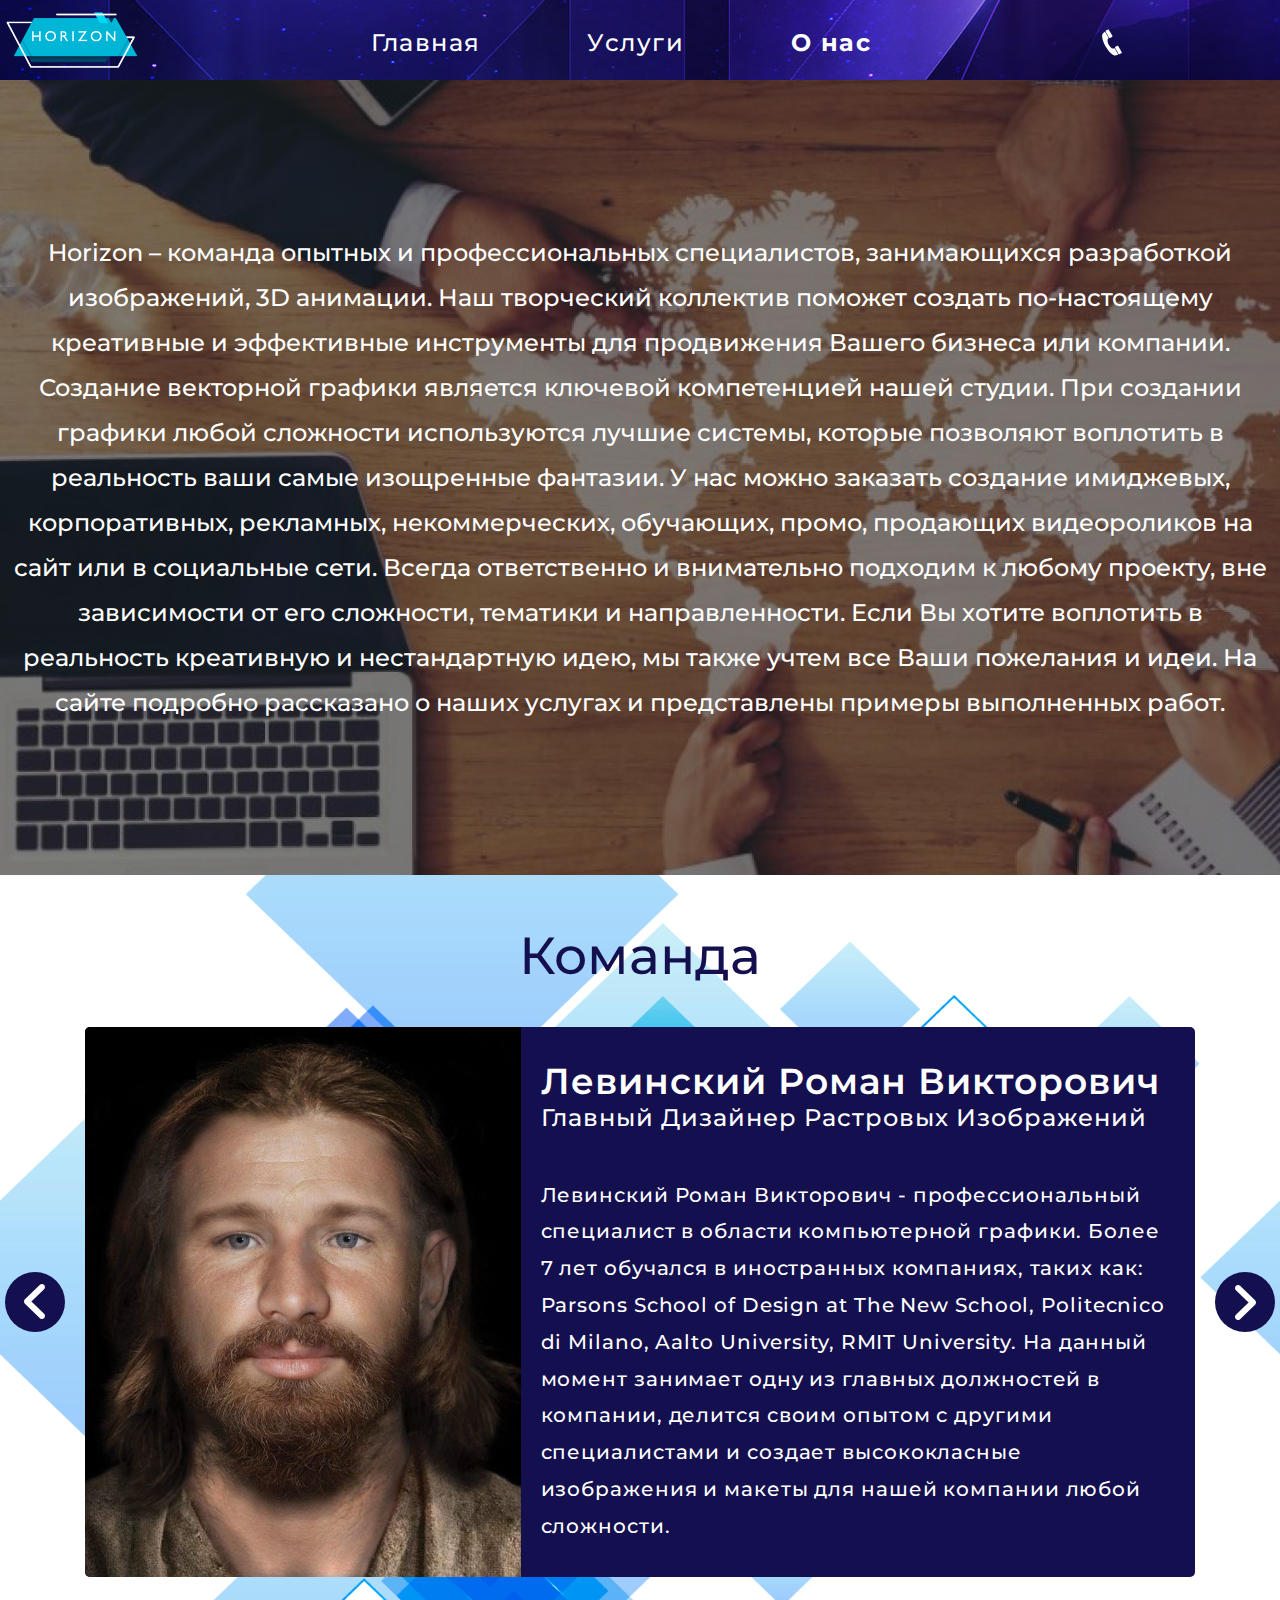
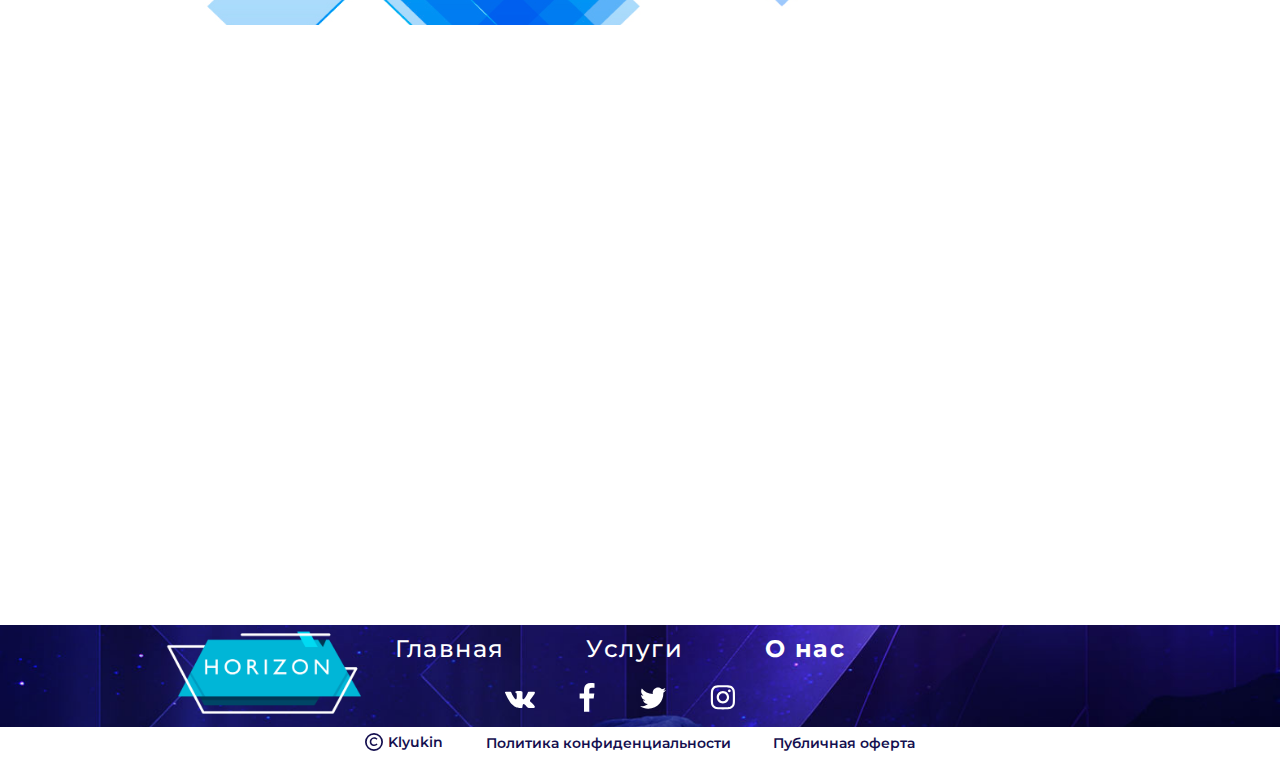
<file: PC grafics/info.html>
<!DOCTYPE html>
<html lang="ru">

<head>
    <link rel="shortcut icon" href="./img-video/img/logo.png" type="image/x-icon">
    <meta charset="UTF-8">
    <meta http-equiv="X-UA-Compatible" content="IE=edge">
    <meta name="viewport" content="width=device-width, initial-scale=1.0">
    <title>О Horizon</title>
    <link rel="stylesheet" href="./style/style.css">
</head>

<body>
    <!-- header -->
    <header>
        <div class="container">
            <a href="./index.html"><img src="./img-video/img/logo.png" alt="Logo" class="logo"></a>
            <nav>
                <ul>
                    <li><a href="./index.html" class="a-hov">Главная</a></li>
                    <li><a href="./uslugi.html" class="a-hov">Услуги</a></li>
                    <li><a href="./info.html"><span>О нас</span></a></li>
                </ul>
            </nav>
            <div class="t-phon">
                <img src="./img-video/ico/телефон.svg" alt="телефон" class="phonecc" id="phonecc">
                <p class="tel" id="t-tel">+7 (912) 676-86-62</p>
            </div>
        </div>
    </header>

    <!-- info -->
    <div class="info">
        <div class="container">
            <p>Horizon – команда опытных и профессиональных специалистов, занимающихся разработкой изображений, 3D анимации. Наш творческий коллектив поможет создать по-настоящему креативные и эффективные инструменты для продвижения Вашего бизнеса или компании. Создание векторной графики является ключевой компетенцией нашей студии. При создании графики любой сложности используются лучшие системы, которые позволяют воплотить в реальность ваши самые изощренные фантазии. У нас можно заказать создание имиджевых, корпоративных, рекламных, некоммерческих, обучающих, промо, продающих видеороликов на сайт или в социальные сети. Всегда ответственно и внимательно подходим к любому проекту, вне зависимости от его сложности, тематики и направленности. Если Вы хотите воплотить в реальность  креативную и нестандартную идею, мы также учтем все Ваши пожелания и идеи. На сайте подробно рассказано о наших услугах и представлены примеры выполненных работ.</p>
        </div>
    </div>

    <!-- wrapper-slider -->
    <div class="wrapper-slider">
        <div class="container">
            <h2>Команда</h2>
            <div class="arrow-buttons">
                <img src="./img-video/ico/кнопка влево.svg" alt="кнопка" class="but" id="but-prev">
                <img src="./img-video/ico/кнопка вправо.svg" alt="кнопка" class="but" id="but-next">
            </div>
            <div class="wrapper-container">
                <div class="card-line" id="card-line">
                    <div class="card">
                        <img src="./img-video/img/rastr/2.jpg" alt="картинка">
                        <div class="txt">
                            <div class="head">
                                <h4>Левинский роман викторович</h4>
                                <h5>Главный дизайнер растровых изображений</h5>
                            </div>
                            <p>Левинский Роман Викторович - профессиональный специалист в области компьютерной графики. Более 7 лет обучался в иностранных компаниях, таких как: Parsons School of Design at The New School, Politecnico di Milano, Aalto University, RMIT University. На данный момент занимает одну из главных должностей в компании, делится своим опытом с другими специалистами и создает высококласные изображения и макеты для нашей компании любой сложности.</p>
                        </div>
                    </div>
                    <div class="card">
                        <img src="./img-video/img/rastr/3.jpg" alt="картинка">
                        <div class="txt">
                            <div class="head">
                                <h4>Соловьёва Светлана Юрьевна</h4>
                                <h5>Главный дизайнер векторных изображений</h5>
                            </div>
                            <p>Соловьёва Светлана Юрьевна - профессиональный специалист в области векторной графики. Работала дизайнером в студии Pixies, бюро Arch-e-type и музее «Манеж». Была арт-директором в московском Парке Горького, создала айдентику ледового катка. Так же иллюстрировала для Nike, S7 airlines, Mckinsey & Company, Yandex.</p>
                        </div>
                    </div>
                    <div class="card">
                        <img src="./img-video/img/rastr/4.jpg" alt="картинка">
                        <div class="txt">
                            <div class="head">
                                <h4>Дубова Елена Владимировна</h4>
                                <h5>Главный дизайнер 3д моделей</h5>
                            </div>
                            <p>Дубова Елена Владимировна - первокласный 3D моделлер, которой подсилу создать даже самые сложные модели. Занимала главные должности в таких компаниях, как: DAGO, FIBR Film Production, STEREOTACTIC. Елена Владимировна развивается в области 3д графики каждый день и стримиться дать свои знания всем, кто в этом нуждается.</p>
                        </div>
                    </div>
                </div>
            </div>
        </div>
    </div>

    <!-- карта -->
    <div class="map">
        <iframe src="https://www.google.com/maps/embed?pb=!1m18!1m12!1m3!1d2181.333160142833!2d60.63029211612918!3d56.85738138086318!2m3!1f0!2f0!3f0!3m2!1i1024!2i768!4f13.1!3m3!1m2!1s0x43c16dd11d0723f1%3A0x13d64a232e6a7e9f!2z0YPQuy4g0KPRgNCw0LvRjNGB0LrQsNGPLCA1OSwg0JXQutCw0YLQtdGA0LjQvdCx0YPRgNCzLCDQodCy0LXRgNC00LvQvtCy0YHQutCw0Y8g0L7QsdC7LiwgNjIwMDQx!5e0!3m2!1sru!2sru!4v1636556852891!5m2!1sru!2sru" style="border:0;" allowfullscreen="" loading="lazy"></iframe>
    </div>

    <!-- кнопка вверх -->
    <button id="btn-top" type="button" hidden><img src="./img-video/ico/кнопка вверх.png" alt="вверх"></button>

    <!-- footer -->
    <footer>
        <div class="container">
            <a href="./index.html"><img src="./img-video/img/logo.png" class="logo" alt="Logo"></a>
            <nav>
                <ul class="ul1">
                    <li><a href="./index.html" class="a-hov">Главная</a></li>
                    <li><a href="./uslugi.html" class="a-hov">Услуги</a></li>
                    <li><a href="./info.html"><span>О нас</span></a></li>
                </ul>
                <ul class="ul2">
                    <li><a href="https://vk.com/vklukin1"><img src="./img-video/ico/vk_x5F_alt_3_.svg" alt="vk"></a></li>
                    <li><a href="https://www.facebook.com/profile.php?id=100010327814721"><img src="./img-video/ico/facebook_3_.svg" alt="facebook"></a></li>
                    <li><a href="https://twitter.com/Vlad45307217"><img src="./img-video/ico/twitter_3_.svg" alt="twitter"></a></li>
                    <li><a href="https://www.instagram.com/vklukin07/"><img src="./img-video/ico/instagram_3_.svg" alt="instagram"></a></li>
                </ul>
            </nav>
        </div>
        <div class="cpright">
            <ul>
                <li><p><img src="./img-video/ico/копирайт.svg" alt="">Klyukin</p></li>
                <li><a href="#">Политика конфиденциальности</a></li>
                <li><a href="#">Публичная оферта</a></li>
            </ul>
        </div>
    </footer>
    <script src="./js/script2.js"></script>
</body>

</html>
</file>
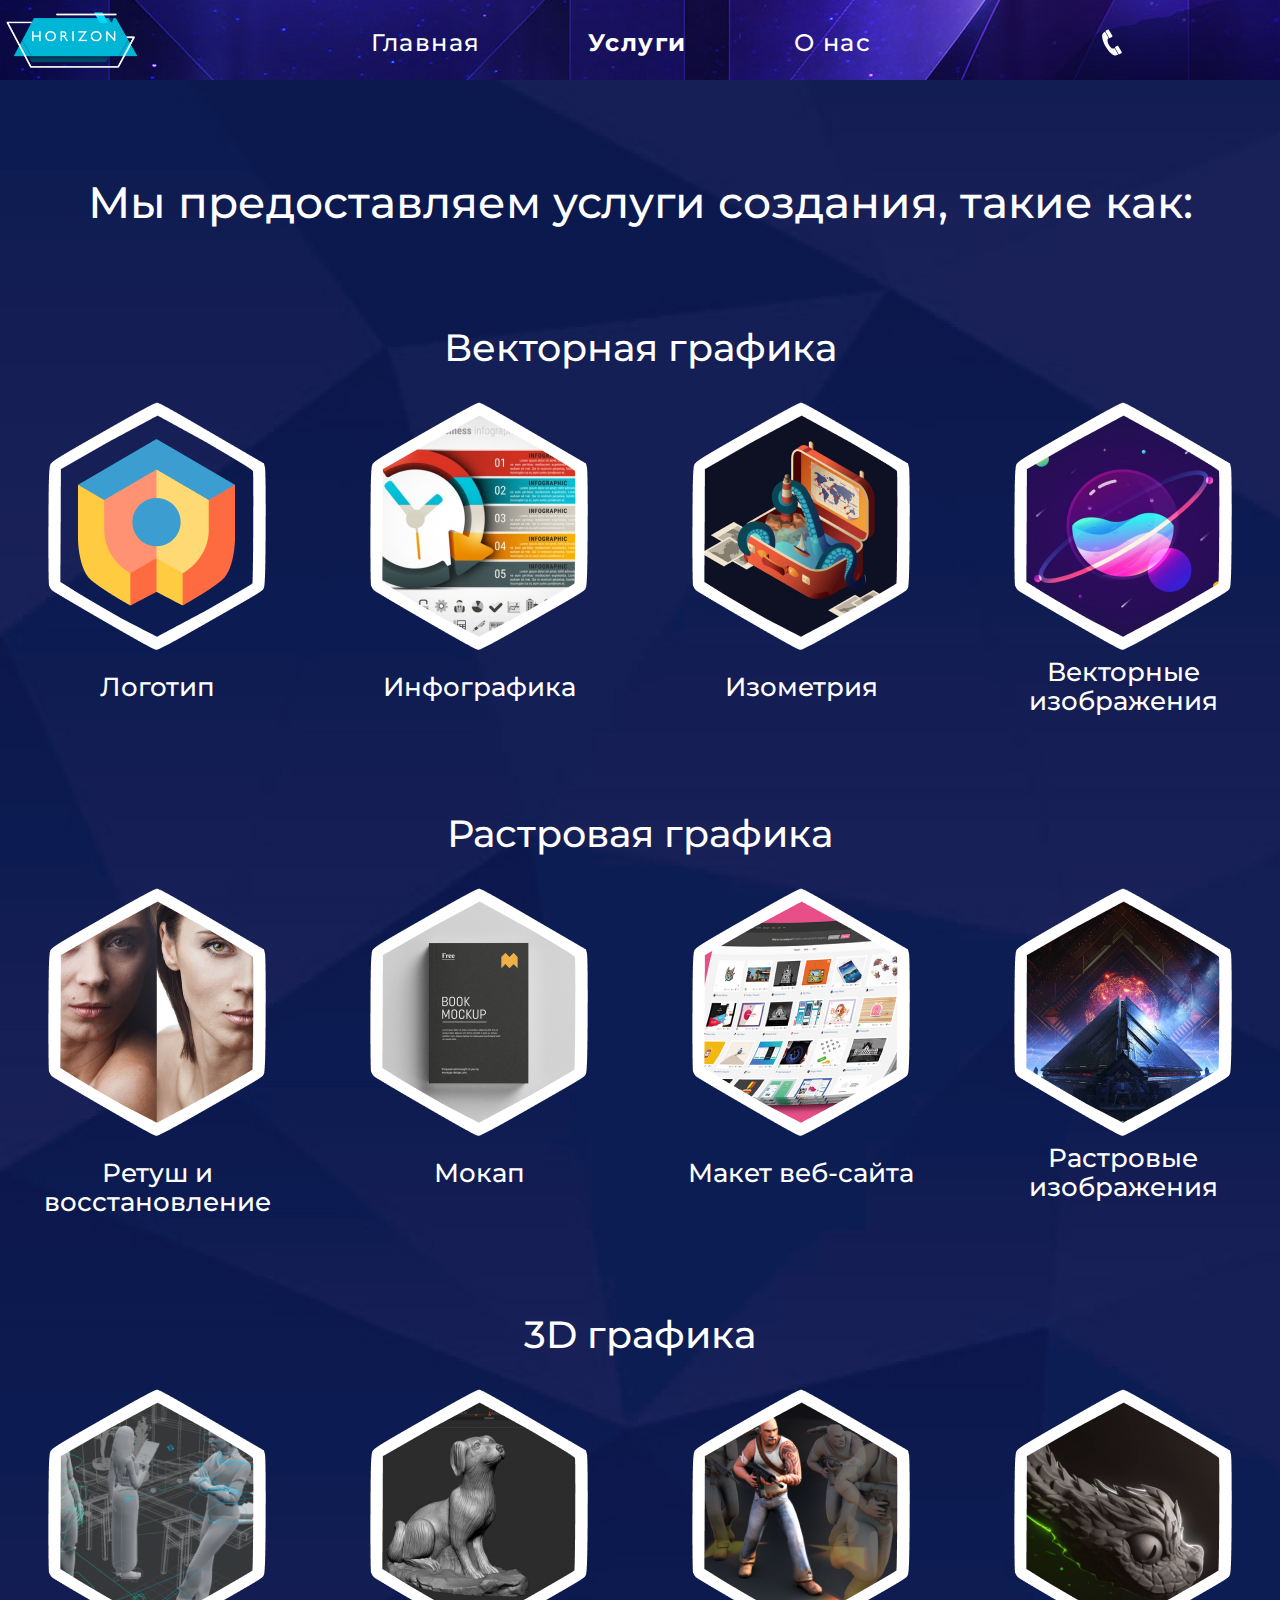
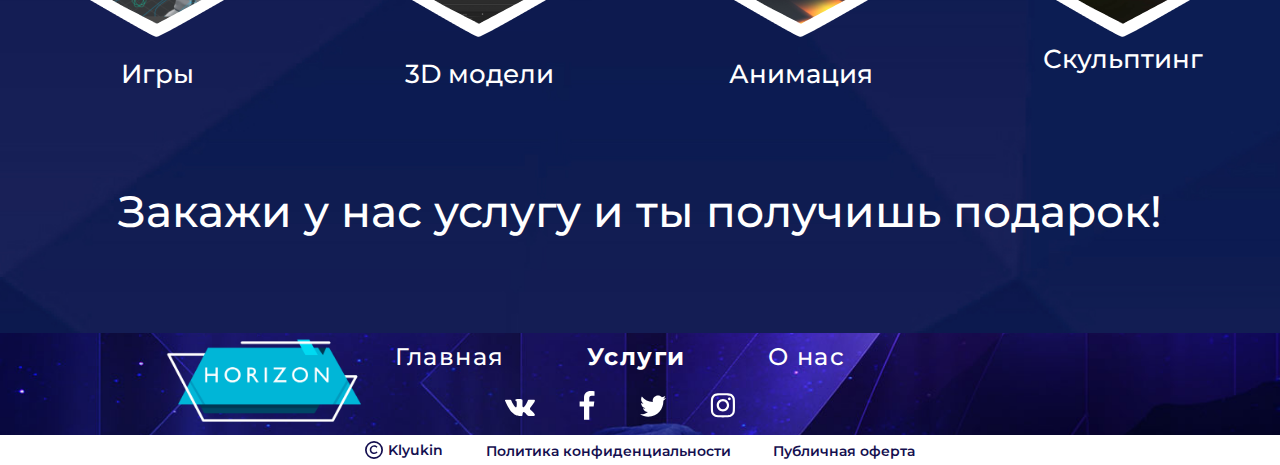
<file: PC grafics/uslugi.html>
<!DOCTYPE html>
<html lang="ru">

<head>
    <link rel="shortcut icon" href="./img-video/img/logo.png" type="image/x-icon">
    <meta charset="UTF-8">
    <meta http-equiv="X-UA-Compatible" content="IE=edge">
    <meta name="viewport" content="width=device-width, initial-scale=1.0">
    <title>Услуги Horizon</title>
    <link rel="stylesheet" href="./style/style.css">
</head>

<body>
    <!-- header -->
    <header>
        <div class="container">
            <a href="./index.html"><img src="./img-video/img/logo.png" alt="Logo" class="logo"></a>
            <nav>
                <ul>
                    <li><a href="./index.html" class="a-hov">Главная</a></li>
                    <li><a href="./uslugi.html"><span>Услуги</span></a></li>
                    <li><a href="./info.html" class="a-hov">О нас</a></li>
                </ul>
            </nav>
            <div class="t-phon">
                <img src="./img-video/ico/телефон.svg" alt="телефон" class="phonecc" id="phonecc">
                <p class="tel" id="t-tel">+7 (912) 676-86-62</p>
            </div>
        </div>
    </header>

    <!-- uslugi -->
    <div class="uslugi">
        <div class="container">
            <h3>Мы предоставляем услуги создания, такие как:</h3>
            <div class="wrapper-uslugi">
                <div class="wrap wrap-1">
                    <h3>Векторная графика</h3>
                    <section class="cont">
                        <div class="c">
                            <img src="./img-video/img/rastr/logo.png" alt="Логотип">
                            <p>Логотип</p>
                        </div>
                        <div class="c">
                            <img src="./img-video/img/rastr/infograf.png" alt="Инфографика">
                            <p>Инфографика</p>
                        </div>
                        <div class="c">
                            <img src="./img-video/img/rastr/izometr.png" alt="Изометрия">
                            <p>Изометрия</p>
                        </div>
                        <div class="c">
                            <img src="./img-video/img/rastr/vector.png" alt="Векторные изображения">
                            <p class="top">Векторные изображения</p>
                        </div>
                    </section>
                </div>
                <div class="wrap wrap-2">
                    <h3>Растровая графика</h3>
                    <section class="cont">
                        <div class="c">
                            <img src="./img-video/img/rastr/retush.png" alt="Ретуш и восстановление">
                            <p>Ретуш и восстановление</p>
                        </div>
                        <div class="c">
                            <img src="./img-video/img/rastr/mockup.png" alt="Мокап">
                            <p>Мокап</p>
                        </div>
                        <div class="c">
                            <img src="./img-video/img/rastr/maket.png" alt="Макет веб-сайта">
                            <p>Макет веб-сайта</p>
                        </div>
                        <div class="c">
                            <img src="./img-video/img/rastr/rastr.png" alt="Растровые изображения">
                            <p class="top">Растровые изображения</p>
                        </div>
                    </section>
                </div>
                <div class="wrap wrap-3">
                    <h3>3D графика</h3>
                    <section class="cont">
                        <div class="c">
                            <img src="./img-video/img/rastr/games.png" alt="Игры">
                            <p>Игры</p>
                        </div>
                        <div class="c">
                            <img src="./img-video/img/rastr/3d.png" alt="3D модели">
                            <p>3D модели</p>
                        </div>
                        <div class="c">
                            <img src="./img-video/img/rastr/anim.png" alt="Анимация">
                            <p>Анимация</p>
                        </div>
                        <div class="c">
                            <img src="./img-video/img/rastr/sculp.png" alt="Скульптинг">
                            <p class="top">Скульптинг</p>
                        </div>
                    </section>
                </div>
            </div>
            <h3 class="mb-95">Закажи у нас услугу и ты получишь подарок!</h3>
        </div>
    </div>

    <!-- кнопка вверх -->
    <button id="btn-top" type="button" hidden><img src="./img-video/ico/кнопка вверх.png" alt="вверх"></button>

    <!-- footer -->
    <footer>
        <div class="container">
            <a href="./index.html"><img src="./img-video/img/logo.png" class="logo" alt="Logo"></a>
            <nav>
                <ul class="ul1">
                    <li><a href="./index.html" class="a-hov">Главная</a></li>
                    <li><a href="./uslugi.html"><span>Услуги</span></a></li>
                    <li><a href="./info.html" class="a-hov">О нас</a></li>
                </ul>
                <ul class="ul2">
                    <li><a href="https://vk.com/vklukin1"><img src="./img-video/ico/vk_x5F_alt_3_.svg" alt="vk"></a>
                    </li>
                    <li><a href="https://www.facebook.com/profile.php?id=100010327814721"><img
                                src="./img-video/ico/facebook_3_.svg" alt="facebook"></a></li>
                    <li><a href="https://twitter.com/Vlad45307217"><img src="./img-video/ico/twitter_3_.svg"
                                alt="twitter"></a></li>
                    <li><a href="https://www.instagram.com/vklukin07/"><img src="./img-video/ico/instagram_3_.svg"
                                alt="instagram"></a></li>
                </ul>
            </nav>
        </div>
        <div class="cpright">
            <ul>
                <li>
                    <p><img src="./img-video/ico/копирайт.svg" alt="">Klyukin</p>
                </li>
                <li><a href="#">Политика конфиденциальности</a></li>
                <li><a href="#">Публичная оферта</a></li>
            </ul>
        </div>
    </footer>
    <script src="./js/script1.js"></script>
</body>

</html>
</file>
<file: PC grafics/style/style.css>
@charset "UTF-8";
@import url("https://fonts.googleapis.com/css2?family=Montserrat:ital,wght@0,200;0,300;0,400;0,500;0,600;0,700;1,400&display=swap");
* {
  margin: 0;
  padding: 0;
  -webkit-box-sizing: border-box;
          box-sizing: border-box;
  font-family: "Montserrat", sans-serif;
}

a {
  text-decoration: none;
}

ul {
  list-style: none;
}

.container {
  width: 1270px;
  margin: 0 auto;
}

header {
  width: 100%;
  height: 80px;
  background-image: url("../img-video/img/rastr/111.jpg");
  background-position-y: -340px;
  display: -webkit-box;
  display: -ms-flexbox;
  display: flex;
  -webkit-box-align: center;
      -ms-flex-align: center;
          align-items: center;
  -webkit-box-pack: center;
      -ms-flex-pack: center;
          justify-content: center;
  -webkit-transition: 0.3s all;
  transition: 0.3s all;
}

header .container {
  display: -webkit-box;
  display: -ms-flexbox;
  display: flex;
  -webkit-box-align: center;
      -ms-flex-align: center;
          align-items: center;
  -webkit-box-pack: justify;
      -ms-flex-pack: justify;
          justify-content: space-between;
  padding-top: 5px;
}

header .logo {
  width: 135px;
  height: 66px;
}

header .t-phon {
  display: -webkit-box;
  display: -ms-flexbox;
  display: flex;
  -webkit-box-align: center;
      -ms-flex-align: center;
          align-items: center;
}

header .phonecc {
  width: 20px;
  height: auto;
  cursor: pointer;
  margin-right: 10px;
  z-index: 1;
  -webkit-transition: 0.3s visibility;
  transition: 0.3s visibility;
}

header #t-tel {
  visibility: hidden;
  display: block;
  left: 82.5vw;
  -webkit-transition: 0.3s visibility;
  transition: 0.3s visibility;
  color: #fff;
  font-size: 16px;
  font-weight: 500;
}

header nav {
  width: 500px;
  margin-left: 0px;
}

header nav ul {
  display: -webkit-box;
  display: -ms-flexbox;
  display: flex;
  -webkit-box-pack: justify;
      -ms-flex-pack: justify;
          justify-content: space-between;
  letter-spacing: 1px;
}

header nav ul span {
  font-weight: bold;
}

header nav ul a {
  font-size: 24px;
  font-weight: 500;
  color: #fff;
  letter-spacing: 1.5px;
}

header nav ul .a-hov:hover {
  color: #d3d2d2;
}

#btn-top {
  position: fixed;
  top: 88vh;
  left: 94.5vw;
  background: none;
  outline: none;
  border: none;
  cursor: pointer;
  z-index: 99;
}

footer {
  background-image: url("../img-video/img/rastr/111.jpg");
  background-position-y: -340px;
  background-size: cover;
  display: -webkit-box;
  display: -ms-flexbox;
  display: flex;
  -webkit-box-align: center;
      -ms-flex-align: center;
          align-items: center;
  -webkit-box-pack: center;
      -ms-flex-pack: center;
          justify-content: center;
  -webkit-box-orient: vertical;
  -webkit-box-direction: normal;
      -ms-flex-flow: column;
          flex-flow: column;
  height: auto;
  width: 100%;
}

footer .logo {
  width: 200px;
  height: auto;
  margin-left: -270px;
}

footer .container {
  display: -webkit-box;
  display: -ms-flexbox;
  display: flex;
  -webkit-box-align: center;
      -ms-flex-align: center;
          align-items: center;
  -webkit-box-pack: center;
      -ms-flex-pack: center;
          justify-content: center;
}

footer nav {
  display: -webkit-box;
  display: -ms-flexbox;
  display: flex;
  -webkit-box-align: center;
      -ms-flex-align: center;
          align-items: center;
  -webkit-box-pack: center;
      -ms-flex-pack: center;
          justify-content: center;
  -webkit-box-orient: vertical;
  -webkit-box-direction: normal;
      -ms-flex-flow: column;
          flex-flow: column;
  margin-left: -40px;
}

footer nav ul {
  display: -webkit-box;
  display: -ms-flexbox;
  display: flex;
  -webkit-box-align: center;
      -ms-flex-align: center;
          align-items: center;
  -webkit-box-pack: justify;
      -ms-flex-pack: justify;
          justify-content: space-between;
  color: #fff;
  margin: 0 auto;
  letter-spacing: 1px;
}

footer nav .ul1 {
  width: 450px;
}

footer nav .ul2 {
  width: 230px;
  margin-top: 20px;
}

footer nav span {
  font-weight: bold;
}

footer nav a {
  font-size: 24px;
  font-weight: 500;
  color: #fff;
  margin: 0;
  padding: 0;
  letter-spacing: 1.5px;
}

footer nav .a-hov:hover {
  color: #d3d2d2;
}

footer .cpright {
  background-color: #fff;
  height: 30px;
  width: 100%;
  display: -webkit-box;
  display: -ms-flexbox;
  display: flex;
  -webkit-box-align: center;
      -ms-flex-align: center;
          align-items: center;
}

footer .cpright ul {
  display: -webkit-box;
  display: -ms-flexbox;
  display: flex;
  -webkit-box-align: center;
      -ms-flex-align: center;
          align-items: center;
  -webkit-box-pack: justify;
      -ms-flex-pack: justify;
          justify-content: space-between;
  width: 550px;
  margin: 0 auto;
}

footer .cpright ul p {
  display: -webkit-box;
  display: -ms-flexbox;
  display: flex;
  -webkit-box-align: center;
      -ms-flex-align: center;
          align-items: center;
  color: #140f4f;
  font-weight: 600;
  font-size: 14px;
}

footer .cpright ul a {
  color: #140f4f;
  font-size: 14px;
  font-weight: 600;
}

footer .cpright ul img {
  margin-right: 5px;
  width: 18px;
  height: 18px;
}

.wrapper-main-citat {
  width: 100%;
  height: 1476px;
  background-image: url("../img-video/img/rastr/bg.png");
  background-repeat: no-repeat;
  background-size: cover;
}

.wrapper-main-citat .main {
  display: -webkit-box;
  display: -ms-flexbox;
  display: flex;
  -webkit-box-align: center;
      -ms-flex-align: center;
          align-items: center;
  -webkit-box-pack: center;
      -ms-flex-pack: center;
          justify-content: center;
  -webkit-box-orient: vertical;
  -webkit-box-direction: normal;
      -ms-flex-flow: column;
          flex-flow: column;
  padding-top: 180px;
}

.wrapper-main-citat .main .wrapper-text {
  color: #fff;
  text-align: center;
}

.wrapper-main-citat .main .wrapper-text h1 {
  text-transform: uppercase;
  letter-spacing: 0.08em;
  font-size: 52px;
  font-weight: 600;
}

.wrapper-main-citat .main .wrapper-text h4 {
  font-weight: 600;
  letter-spacing: 0.4em;
  font-variant: small-caps;
  font-size: 36px;
  padding-bottom: 470px;
}

.wrapper-main-citat .citat {
  display: -webkit-box;
  display: -ms-flexbox;
  display: flex;
  -webkit-box-align: center;
      -ms-flex-align: center;
          align-items: center;
  -webkit-box-pack: center;
      -ms-flex-pack: center;
          justify-content: center;
  -webkit-box-orient: vertical;
  -webkit-box-direction: normal;
      -ms-flex-flow: column;
          flex-flow: column;
  color: #fff;
  padding-top: 240px;
}

.wrapper-main-citat .citat p {
  font-style: italic;
  font-weight: 400;
  font-size: 48px;
  line-height: 70px;
  text-align: center;
  margin-bottom: 20px;
}

.wrapper-main-citat .citat h3 {
  font-weight: 400;
  font-size: 36px;
  -ms-flex-item-align: end;
      -ms-grid-row-align: end;
      align-self: end;
}

video {
  width: 100%;
  height: 100%;
  margin: 0;
  padding: 0;
  margin-bottom: -4px;
}

.visible {
  display: block !important;
  visibility: visible !important;
}

.gallery-images {
  visibility: hidden;
  position: fixed;
  z-index: 22;
  display: none;
  background-color: rgba(0, 0, 0, 0.555);
  top: 0;
  left: 0;
  width: 100%;
  height: 100vh;
  display: -webkit-box;
  display: -ms-flexbox;
  display: flex;
  -webkit-box-align: center;
      -ms-flex-align: center;
          align-items: center;
  -webkit-box-pack: center;
      -ms-flex-pack: center;
          justify-content: center;
}

.gallery-images .cl-btn-2 {
  margin: 20px;
  position: absolute;
  top: 1vh;
  left: 94vw;
  display: -webkit-box;
  display: -ms-flexbox;
  display: flex;
  -webkit-box-pack: center;
      -ms-flex-pack: center;
          justify-content: center;
}

.gallery-images .cl-btn-2 div {
  cursor: pointer;
  position: relative;
  height: 68px;
  width: 50px;
}

.gallery-images .cl-btn-2 .leftright {
  height: 4px;
  width: 50px;
  position: absolute;
  margin-top: 24px;
  background-color: #337ab7;
  border-radius: 2px;
  -webkit-transform: rotate(45deg);
          transform: rotate(45deg);
  -webkit-transition: all 0.3s ease-in;
  transition: all 0.3s ease-in;
}

.gallery-images .cl-btn-2 .rightleft {
  height: 4px;
  width: 50px;
  position: absolute;
  margin-top: 24px;
  background-color: #337ab7;
  border-radius: 2px;
  -webkit-transform: rotate(-45deg);
          transform: rotate(-45deg);
  -webkit-transition: all 0.3s ease-in;
  transition: all 0.3s ease-in;
}

.gallery-images .cl-btn-2 .close-btn {
  margin: 54px 0 0 -5px;
  position: absolute;
  color: #fff;
  font-family: Tahoma, sans-serif;
  font-size: 13px;
  font-weight: bold;
  text-transform: uppercase;
  -webkit-transition: all 0.3s ease-in;
  transition: all 0.3s ease-in;
  opacity: 0;
}

.gallery-images .cl-btn-2 div:hover .leftright {
  -webkit-transform: rotate(-45deg);
          transform: rotate(-45deg);
  background-color: #fff;
}

.gallery-images .cl-btn-2 div:hover .rightleft {
  -webkit-transform: rotate(45deg);
          transform: rotate(45deg);
  background-color: #fff;
}

.gallery-images .cl-btn-2 div:hover .close-btn {
  opacity: 1;
}

.gallery-images .container {
  display: -webkit-box;
  display: -ms-flexbox;
  display: flex;
  -webkit-box-align: center;
      -ms-flex-align: center;
          align-items: center;
  margin-top: 90px;
  height: 80vh;
  background-color: #fff;
  border-radius: 7px;
  overflow-y: scroll;
}

.gallery-images .container .content {
  display: -webkit-box;
  display: -ms-flexbox;
  display: flex;
  -webkit-box-pack: space-evenly;
      -ms-flex-pack: space-evenly;
          justify-content: space-evenly;
  -ms-flex-wrap: wrap;
      flex-wrap: wrap;
  width: 100%;
  height: 100%;
}

.gallery-images .container .content .cc {
  width: 565px;
  height: 380px;
  border-radius: 5px;
  -webkit-box-shadow: 0 0 10px 5px rgba(0, 0, 0, 0.589);
          box-shadow: 0 0 10px 5px rgba(0, 0, 0, 0.589);
  margin-top: 30px;
}

.gallery-images .container .content .cc img {
  height: 100%;
  width: 100%;
  border-radius: 5px;
}

#model3dGallery .content .cc {
  width: auto;
  height: 580px;
}

#model3dGallery .content img {
  width: 100%;
  height: 100%;
}

.wrapper-gallery-form {
  background-image: url("../img-video/img/rastr/bg2.png");
  background-repeat: no-repeat;
  background-size: cover;
  width: 100%;
  height: 1110px;
  display: -webkit-box;
  display: -ms-flexbox;
  display: flex;
  -webkit-box-align: center;
      -ms-flex-align: center;
          align-items: center;
  -webkit-box-pack: center;
      -ms-flex-pack: center;
          justify-content: center;
  -webkit-box-orient: vertical;
  -webkit-box-direction: normal;
      -ms-flex-flow: column;
          flex-flow: column;
  color: #fff;
}

.wrapper-gallery-form h2 {
  font-weight: 500;
  font-size: 52px;
  text-align: center;
}

.wrapper-gallery-form .gallery {
  display: -webkit-box;
  display: -ms-flexbox;
  display: flex;
  -webkit-box-align: center;
      -ms-flex-align: center;
          align-items: center;
  -webkit-box-orient: vertical;
  -webkit-box-direction: normal;
      -ms-flex-flow: column;
          flex-flow: column;
  margin-bottom: 115px;
}

.wrapper-gallery-form .gallery ul {
  display: -webkit-box;
  display: -ms-flexbox;
  display: flex;
  -webkit-box-align: center;
      -ms-flex-align: center;
          align-items: center;
  -webkit-box-pack: justify;
      -ms-flex-pack: justify;
          justify-content: space-between;
  width: 100%;
  margin-top: 35px;
}

.wrapper-gallery-form .gallery ul .images {
  width: 400px;
  height: 230px;
  border: none;
  border-radius: 5px;
  display: -webkit-box;
  display: -ms-flexbox;
  display: flex;
  -webkit-box-align: center;
      -ms-flex-align: center;
          align-items: center;
  -webkit-box-pack: center;
      -ms-flex-pack: center;
          justify-content: center;
  cursor: pointer;
  -webkit-box-shadow: 0 0 15px 5px rgba(255, 255, 255, 0.075);
          box-shadow: 0 0 15px 5px rgba(255, 255, 255, 0.075);
}

.wrapper-gallery-form .gallery ul .images h3 {
  color: #fff;
  font-size: 30px;
  -webkit-user-select: none;
     -moz-user-select: none;
      -ms-user-select: none;
          user-select: none;
}

.wrapper-gallery-form .gallery ul .rastr {
  background-image: url("../img-video/img/rastr/squirell.jpg");
  background-size: cover;
  background-repeat: no-repeat;
}

.wrapper-gallery-form .gallery ul .vector {
  background-image: url("../img-video/img/vector/tel1.png");
  background-size: cover;
  background-repeat: no-repeat;
}

.wrapper-gallery-form .gallery ul .models {
  background-image: url("../img-video/img/3d/r4.png");
  background-size: cover;
  background-repeat: no-repeat;
}

.wrapper-gallery-form .form {
  display: -webkit-box;
  display: -ms-flexbox;
  display: flex;
  -webkit-box-align: center;
      -ms-flex-align: center;
          align-items: center;
  -webkit-box-pack: center;
      -ms-flex-pack: center;
          justify-content: center;
  -webkit-box-orient: vertical;
  -webkit-box-direction: normal;
      -ms-flex-flow: column;
          flex-flow: column;
  width: 100%;
  font-weight: 500;
}

.wrapper-gallery-form .form form {
  display: -webkit-box;
  display: -ms-flexbox;
  display: flex;
  -webkit-box-align: center;
      -ms-flex-align: center;
          align-items: center;
  -webkit-box-pack: justify;
      -ms-flex-pack: justify;
          justify-content: space-between;
  -webkit-box-orient: vertical;
  -webkit-box-direction: normal;
      -ms-flex-flow: column;
          flex-flow: column;
  width: 100%;
}

.wrapper-gallery-form .form form .inp {
  display: -webkit-box;
  display: -ms-flexbox;
  display: flex;
  -webkit-box-align: center;
      -ms-flex-align: center;
          align-items: center;
  -webkit-box-pack: justify;
      -ms-flex-pack: justify;
          justify-content: space-between;
  width: 100%;
  margin-top: 35px;
}

.wrapper-gallery-form .form form .inp input {
  width: 32.5%;
  margin-bottom: 13px;
  background: #fff;
  outline: none;
  color: #140f4f;
  font-size: 18px;
  border-radius: 5px;
  border: none;
  padding: 15px;
}

.wrapper-gallery-form .form form textarea {
  width: 100%;
  height: 140px;
  background: #fff;
  outline: none;
  color: #140f4f;
  font-size: 18px;
  border-radius: 5px;
  border: none;
  padding: 15px;
}

.wrapper-gallery-form .form form .inf-butt {
  display: -webkit-box;
  display: -ms-flexbox;
  display: flex;
  -webkit-box-align: center;
      -ms-flex-align: center;
          align-items: center;
  -webkit-box-pack: justify;
      -ms-flex-pack: justify;
          justify-content: space-between;
  width: 100%;
  margin-top: 13px;
}

.wrapper-gallery-form .form form .inf-butt .info-text {
  display: -webkit-box;
  display: -ms-flexbox;
  display: flex;
  -webkit-box-align: center;
      -ms-flex-align: center;
          align-items: center;
  -webkit-box-pack: start;
      -ms-flex-pack: start;
          justify-content: start;
  width: 650px;
  margin-right: 0;
}

.wrapper-gallery-form .form form .inf-butt .info-text p {
  color: #fff;
  font-size: 14px;
  font-weight: 500;
  width: 30%;
  display: -webkit-box;
  display: -ms-flexbox;
  display: flex;
  -webkit-box-align: center;
      -ms-flex-align: center;
          align-items: center;
}

.wrapper-gallery-form .form form .inf-butt .info-text p img {
  width: 10%;
  height: auto;
  margin-right: 10px;
}

.wrapper-gallery-form .form form .inf-butt .info-text p .phone {
  -webkit-transform: scale(-1, 1);
          transform: scale(-1, 1);
  width: 7% !important;
}

.wrapper-gallery-form .form form .inf-butt #butt {
  border: 2px solid #fff;
  border-radius: 5px;
  padding: 15px;
  background: none;
  text-align: center;
  -webkit-box-flex: 1;
      -ms-flex: 1;
          flex: 1;
  font-size: 16px;
  color: #fff;
  font-weight: bold;
  font-variant: small-caps;
  cursor: pointer;
  -webkit-transition: 0.3s all;
  transition: 0.3s all;
}

.wrapper-gallery-form .form form .inf-butt .call {
  background-color: #fff !important;
  color: #140f4f !important;
}

.uslugi {
  display: -webkit-box;
  display: -ms-flexbox;
  display: flex;
  -webkit-box-align: center;
      -ms-flex-align: center;
          align-items: center;
  -webkit-box-pack: center;
      -ms-flex-pack: center;
          justify-content: center;
  -webkit-box-orient: vertical;
  -webkit-box-direction: normal;
      -ms-flex-flow: column;
          flex-flow: column;
  background-image: url("../img-video/img/rastr/фон.jpg");
  background-repeat: no-repeat;
  background-size: cover;
  width: 100%;
  height: 1853px;
  color: #fff;
}

.uslugi .mb-95 {
  margin-bottom: 95px;
}

.uslugi .container {
  display: -webkit-box;
  display: -ms-flexbox;
  display: flex;
  -webkit-box-align: center;
      -ms-flex-align: center;
          align-items: center;
  -webkit-box-pack: center;
      -ms-flex-pack: center;
          justify-content: center;
  -webkit-box-orient: vertical;
  -webkit-box-direction: normal;
      -ms-flex-flow: column;
          flex-flow: column;
}

.uslugi .container h3 {
  font-weight: 500;
  font-size: 44px;
  margin-top: 95px;
}

.uslugi .container .wrapper-uslugi {
  display: -webkit-box;
  display: -ms-flexbox;
  display: flex;
  -webkit-box-align: center;
      -ms-flex-align: center;
          align-items: center;
  -webkit-box-pack: center;
      -ms-flex-pack: center;
          justify-content: center;
  -webkit-box-orient: vertical;
  -webkit-box-direction: normal;
      -ms-flex-flow: column;
          flex-flow: column;
}

.uslugi .container .wrapper-uslugi .wrap {
  display: -webkit-box;
  display: -ms-flexbox;
  display: flex;
  -webkit-box-align: center;
      -ms-flex-align: center;
          align-items: center;
  -webkit-box-pack: center;
      -ms-flex-pack: center;
          justify-content: center;
  -webkit-box-orient: vertical;
  -webkit-box-direction: normal;
      -ms-flex-flow: column;
          flex-flow: column;
  width: 100%;
  margin-top: 95px;
}

.uslugi .container .wrapper-uslugi .wrap h3 {
  font-weight: 500;
  font-size: 38px;
  margin: 0;
}

.uslugi .container .wrapper-uslugi .wrap .cont {
  display: -webkit-box;
  display: -ms-flexbox;
  display: flex;
  -webkit-box-align: center;
      -ms-flex-align: center;
          align-items: center;
  -webkit-box-pack: justify;
      -ms-flex-pack: justify;
          justify-content: space-between;
  width: 100%;
}

.uslugi .container .wrapper-uslugi .wrap .cont .c {
  display: -webkit-box;
  display: -ms-flexbox;
  display: flex;
  -ms-flex-item-align: start;
      align-self: flex-start;
  -webkit-box-pack: center;
      -ms-flex-pack: center;
          justify-content: center;
  -webkit-box-orient: vertical;
  -webkit-box-direction: normal;
      -ms-flex-flow: column;
          flex-flow: column;
  -webkit-box-align: center;
      -ms-flex-align: center;
          align-items: center;
}

.uslugi .container .wrapper-uslugi .wrap .cont .c p {
  font-weight: 500;
  font-size: 26px;
  text-align: center;
  margin-top: -10px;
  line-height: 1.1;
}

.uslugi .container .wrapper-uslugi .wrap .cont .c .top {
  margin-top: -25px !important;
}

.info {
  display: -webkit-box;
  display: -ms-flexbox;
  display: flex;
  -webkit-box-align: center;
      -ms-flex-align: center;
          align-items: center;
  -webkit-box-pack: center;
      -ms-flex-pack: center;
          justify-content: center;
  height: auto;
  -webkit-user-select: none;
     -moz-user-select: none;
      -ms-user-select: none;
          user-select: none;
  width: 100%;
  background-image: url("../img-video/img/rastr/bg-info.png");
  background-repeat: no-repeat;
  background-size: cover;
}

.info p {
  color: #fff;
  font-weight: 500;
  font-size: 24px;
  letter-spacing: 4.5%;
  line-height: 45px;
  text-align: center;
  margin: 150px 0;
}

.wrapper-slider {
  height: 750px;
  display: -webkit-box;
  display: -ms-flexbox;
  display: flex;
  -webkit-box-align: center;
      -ms-flex-align: center;
          align-items: center;
  -webkit-box-pack: center;
      -ms-flex-pack: center;
          justify-content: center;
  -webkit-box-orient: vertical;
  -webkit-box-direction: normal;
      -ms-flex-flow: column;
          flex-flow: column;
  background-image: url("../img-video/img/rastr/bg4.jpg");
  background-size: cover;
  background-position: -80px -190px;
  -webkit-user-select: none;
     -moz-user-select: none;
      -ms-user-select: none;
          user-select: none;
}

.wrapper-slider h2 {
  font-weight: 500;
  font-size: 52px;
  text-align: center;
  color: #140f4f;
  margin-bottom: -20px;
}

.wrapper-slider .arrow-buttons {
  display: -webkit-box;
  display: -ms-flexbox;
  display: flex;
  -webkit-box-align: center;
      -ms-flex-align: center;
          align-items: center;
  -webkit-box-pack: justify;
      -ms-flex-pack: justify;
          justify-content: space-between;
  margin-top: 35px;
  position: relative;
  top: 305px;
  margin: 0;
  padding: 0;
}

.wrapper-slider .arrow-buttons .but {
  cursor: pointer;
}

.wrapper-slider .wrapper-container {
  width: 1110px;
  height: 550px;
  display: -webkit-box;
  display: -ms-flexbox;
  display: flex;
  -webkit-box-pack: start;
      -ms-flex-pack: start;
          justify-content: flex-start;
  margin: 0 auto;
  overflow: hidden;
}

.wrapper-slider .wrapper-container .card-line {
  position: relative;
  left: 0;
  display: -webkit-box;
  display: -ms-flexbox;
  display: flex;
  -ms-flex-wrap: nowrap;
      flex-wrap: nowrap;
  width: 3330px;
  -webkit-transition: 0.5s all ease-out;
  transition: 0.5s all ease-out;
}

.wrapper-slider .wrapper-container .card-line .card {
  display: -webkit-box;
  display: -ms-flexbox;
  display: flex;
  -webkit-box-align: center;
      -ms-flex-align: center;
          align-items: center;
  -webkit-box-pack: justify;
      -ms-flex-pack: justify;
          justify-content: space-between;
  width: 1110px !important;
  height: 550px;
  border-radius: 5px;
  background-color: #140f4f;
  letter-spacing: 1px;
}

.wrapper-slider .wrapper-container .card-line .card img {
  width: 435.517px;
  height: 550px;
  border-bottom-left-radius: 5px;
  border-top-left-radius: 5px;
}

.wrapper-slider .wrapper-container .card-line .card .txt {
  display: -webkit-box;
  display: -ms-flexbox;
  display: flex;
  -webkit-box-orient: vertical;
  -webkit-box-direction: normal;
      -ms-flex-flow: column;
          flex-flow: column;
  -webkit-box-pack: start;
      -ms-flex-pack: start;
          justify-content: flex-start;
  color: #fff;
  padding: 20px;
}

.wrapper-slider .wrapper-container .card-line .card .txt .head {
  display: -webkit-box;
  display: -ms-flexbox;
  display: flex;
  -webkit-box-pack: start;
      -ms-flex-pack: start;
          justify-content: flex-start;
  -webkit-box-orient: vertical;
  -webkit-box-direction: normal;
      -ms-flex-flow: column;
          flex-flow: column;
  margin-bottom: 45px;
}

.wrapper-slider .wrapper-container .card-line .card .txt .head h4 {
  font-weight: 600;
  font-size: 36px;
  text-transform: capitalize;
}

.wrapper-slider .wrapper-container .card-line .card .txt .head h5 {
  text-transform: capitalize;
  font-weight: 500;
  font-size: 24px;
}

.wrapper-slider .wrapper-container .card-line .card .txt p {
  font-weight: 500;
  font-size: 20px;
  line-height: 184%;
  letter-spacing: 0.045em;
}

.map {
  width: 100%;
  height: 600px;
  margin: 0;
  padding: 0;
}

.map iframe {
  width: 100%;
  height: 100%;
}
/*# sourceMappingURL=style.css.map */
</file>
